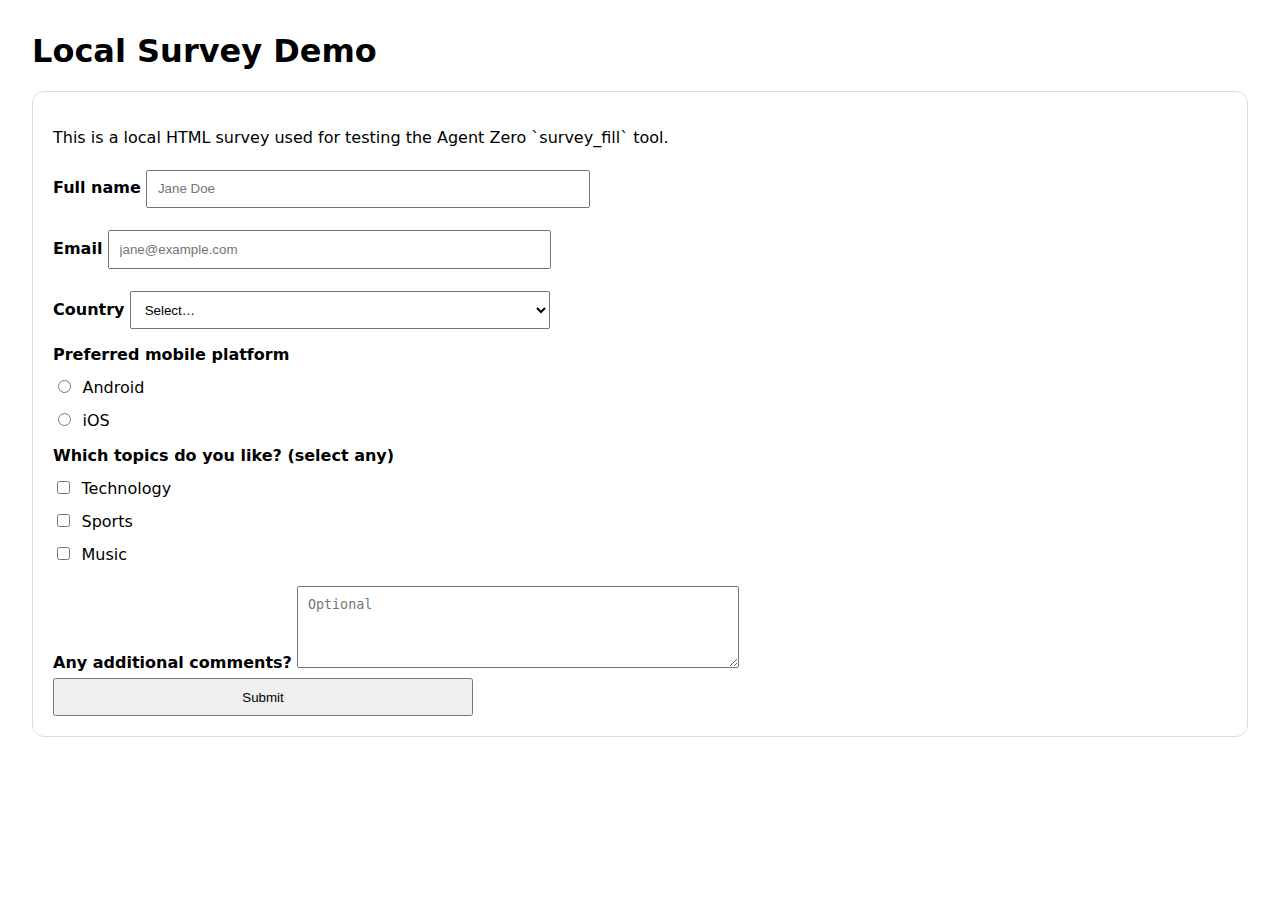
<file: docs/res/survey_demo.html>
<!doctype html>
<html lang="en">
  <head>
    <meta charset="utf-8" />
    <meta name="viewport" content="width=device-width, initial-scale=1" />
    <title>Survey Demo</title>
    <style>
      body { font-family: system-ui, -apple-system, Segoe UI, Roboto, sans-serif; margin: 2rem; }
      label { display:block; margin-top: 1rem; font-weight: 600; }
      input, select, textarea, button { width: 420px; max-width: 100%; padding: .6rem; margin-top:.4rem; }
      .row { margin-top: .6rem; }
      .row input { width: auto; margin-right:.4rem; }
      .card { border: 1px solid #ddd; padding: 1.25rem; border-radius: 12px; }
    </style>
  </head>
  <body>
    <h1>Local Survey Demo</h1>
    <div class="card">
      <p>This is a local HTML survey used for testing the Agent Zero `survey_fill` tool.</p>
      <form id="survey">
        <label>Full name
          <input name="full_name" type="text" placeholder="Jane Doe" />
        </label>

        <label>Email
          <input name="email" type="email" placeholder="jane@example.com" />
        </label>

        <label>Country
          <select name="country">
            <option value="">Select…</option>
            <option>United States</option>
            <option>Germany</option>
            <option>United Kingdom</option>
            <option>Canada</option>
          </select>
        </label>

        <label>Preferred mobile platform</label>
        <div class="row">
          <input type="radio" name="mobile" value="Android" /> Android
        </div>
        <div class="row">
          <input type="radio" name="mobile" value="iOS" /> iOS
        </div>

        <label>Which topics do you like? (select any)</label>
        <div class="row">
          <input type="checkbox" name="topics" value="Technology" /> Technology
        </div>
        <div class="row">
          <input type="checkbox" name="topics" value="Sports" /> Sports
        </div>
        <div class="row">
          <input type="checkbox" name="topics" value="Music" /> Music
        </div>

        <label>Any additional comments?
          <textarea name="comments" rows="4" placeholder="Optional"></textarea>
        </label>

        <button type="submit">Submit</button>
      </form>
    </div>

    <script>
      const form = document.getElementById("survey");
      form.addEventListener("submit", (e) => {
        e.preventDefault();
        document.body.innerHTML = "<h1>Thank you!</h1><p>Your response has been recorded.</p>";
      });
    </script>
  </body>
</html>
</file>
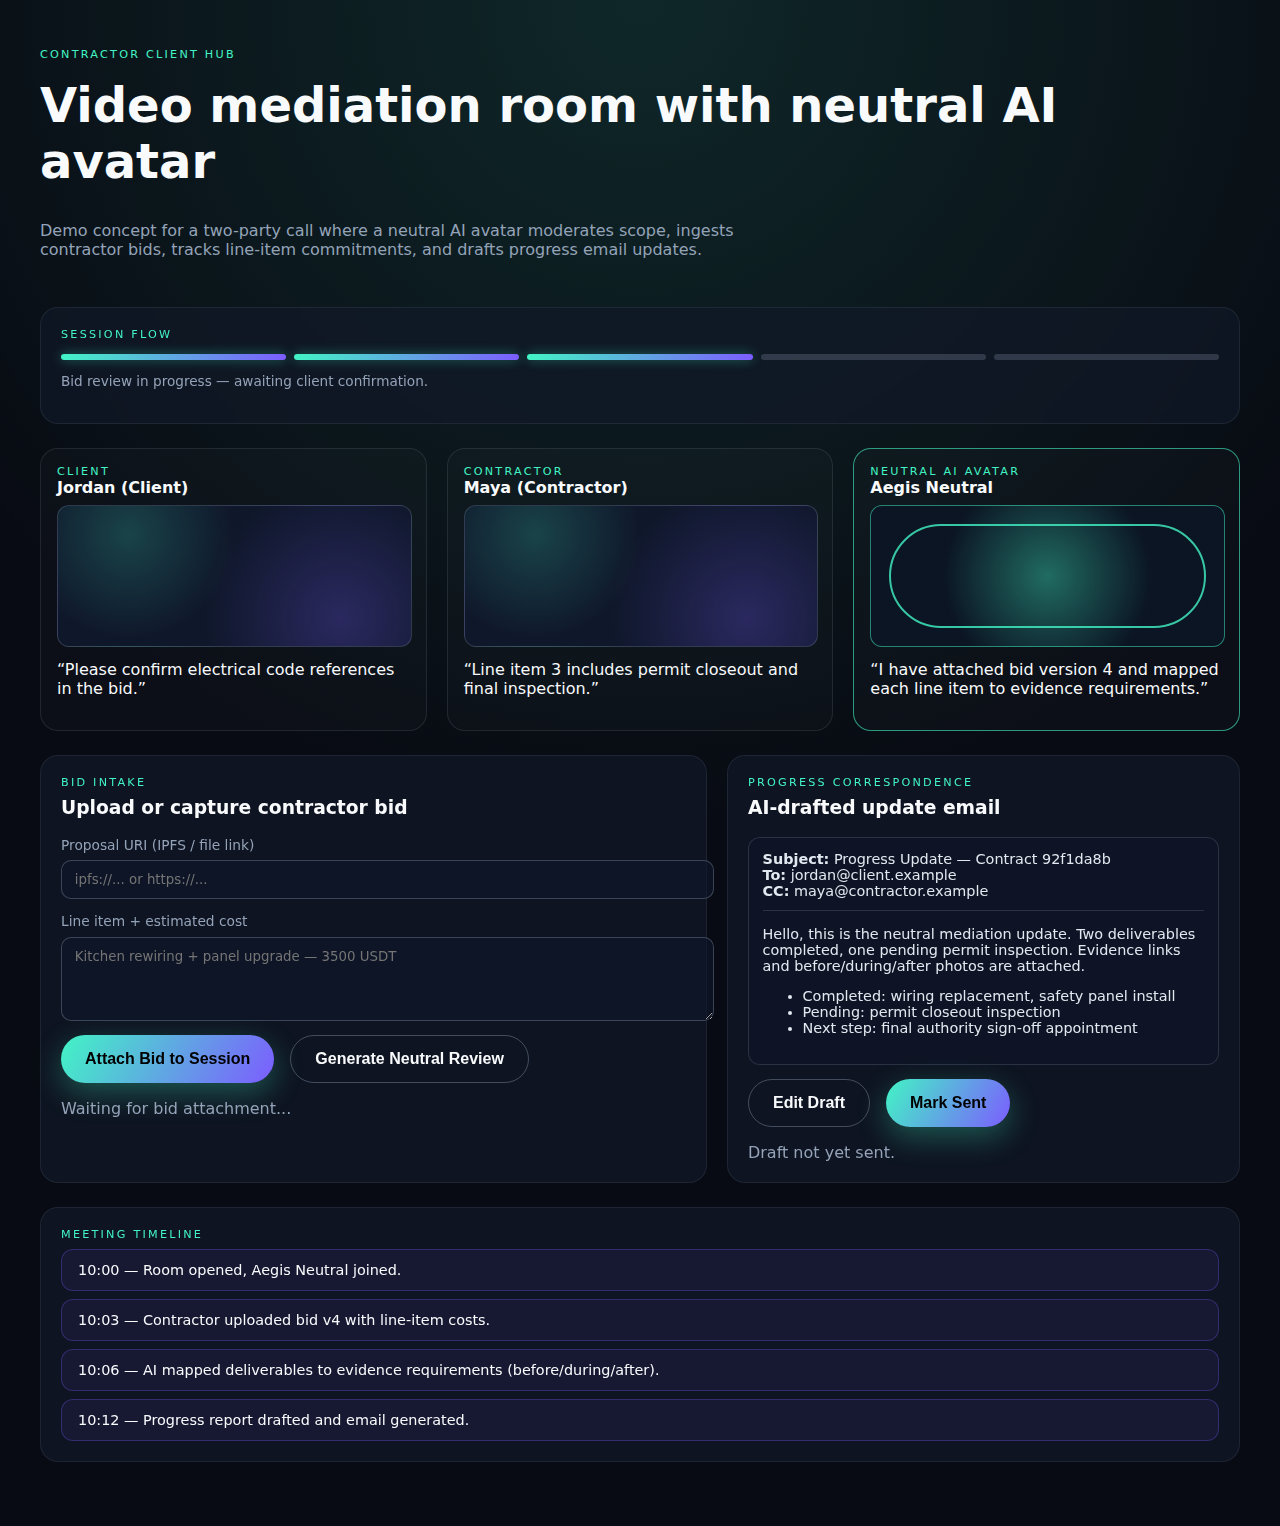
<file: webui/demo/contract_mediation_demo.html>
<!DOCTYPE html>
<html lang="en">
  <head>
    <meta charset="UTF-8" />
    <meta name="viewport" content="width=device-width, initial-scale=1.0" />
    <title>Contract Mediation Room Demo</title>
    <link rel="stylesheet" href="./demo.css" />
  </head>
  <body>
    <main class="page">
      <section class="hero">
        <span class="badge">Contractor Client Hub</span>
        <h1>Video mediation room with neutral AI avatar</h1>
        <p style="color: var(--text-muted); max-width: 780px">
          Demo concept for a two-party call where a neutral AI avatar moderates scope,
          ingests contractor bids, tracks line-item commitments, and drafts progress email updates.
        </p>
      </section>

      <section class="panel status-bar-wrap">
        <div class="badge">Session flow</div>
        <div class="status-bar" style="margin-top: 0.8rem">
          <div class="status-step active"></div>
          <div class="status-step active"></div>
          <div class="status-step active"></div>
          <div class="status-step"></div>
          <div class="status-step"></div>
        </div>
        <p class="kpi-trend">Bid review in progress — awaiting client confirmation.</p>
      </section>

      <section class="meeting-grid">
        <article class="tile video-tile">
          <div class="badge">Client</div>
          <div class="name">Jordan (Client)</div>
          <div class="camera-feed"></div>
          <p style="margin-top: 0.8rem">“Please confirm electrical code references in the bid.”</p>
        </article>
        <article class="tile video-tile">
          <div class="badge">Contractor</div>
          <div class="name">Maya (Contractor)</div>
          <div class="camera-feed"></div>
          <p style="margin-top: 0.8rem">“Line item 3 includes permit closeout and final inspection.”</p>
        </article>
        <article class="tile video-tile ai-neutral">
          <div class="badge">Neutral AI Avatar</div>
          <div class="name">Aegis Neutral</div>
          <div class="avatar-core"></div>
          <p style="margin-top: 0.8rem">
            “I have attached bid version 4 and mapped each line item to evidence requirements.”
          </p>
        </article>
      </section>

      <section class="composer" style="margin-top: 1.5rem">
        <article class="panel">
          <div class="badge">Bid intake</div>
          <h3 style="margin-top: 0.5rem">Upload or capture contractor bid</h3>
          <div class="field-row">
            <label for="bid-uri">Proposal URI (IPFS / file link)</label>
            <input id="bid-uri" placeholder="ipfs://... or https://..." />
          </div>
          <div class="field-row">
            <label for="line-item">Line item + estimated cost</label>
            <textarea
              id="line-item"
              rows="4"
              placeholder="Kitchen rewiring + panel upgrade — 3500 USDT"
            ></textarea>
          </div>
          <div class="cta-row">
            <button class="cta" id="attach-bid-btn">Attach Bid to Session</button>
            <button class="cta secondary">Generate Neutral Review</button>
          </div>
          <div id="bid-toast-anchor" style="margin-top: 1rem; color: var(--text-muted)">
            Waiting for bid attachment...
          </div>
        </article>

        <article class="panel">
          <div class="badge">Progress correspondence</div>
          <h3 style="margin-top: 0.5rem">AI-drafted update email</h3>
          <div class="email-preview">
            <div><strong>Subject:</strong> Progress Update — Contract 92f1da8b</div>
            <div><strong>To:</strong> jordan@client.example</div>
            <div><strong>CC:</strong> maya@contractor.example</div>
            <hr />
            <p>
              Hello, this is the neutral mediation update. Two deliverables completed, one pending
              permit inspection. Evidence links and before/during/after photos are attached.
            </p>
            <ul>
              <li>Completed: wiring replacement, safety panel install</li>
              <li>Pending: permit closeout inspection</li>
              <li>Next step: final authority sign-off appointment</li>
            </ul>
          </div>
          <div class="cta-row">
            <button class="cta secondary">Edit Draft</button>
            <button class="cta" id="send-email-btn">Mark Sent</button>
          </div>
          <div id="email-status" style="margin-top: 1rem; color: var(--text-muted)">
            Draft not yet sent.
          </div>
        </article>
      </section>

      <section class="panel timeline">
        <div class="badge">Meeting timeline</div>
        <div class="timeline-item">10:00 — Room opened, Aegis Neutral joined.</div>
        <div class="timeline-item">10:03 — Contractor uploaded bid v4 with line-item costs.</div>
        <div class="timeline-item">
          10:06 — AI mapped deliverables to evidence requirements (before/during/after).
        </div>
        <div class="timeline-item">10:12 — Progress report drafted and email generated.</div>
      </section>
    </main>

    <script src="./contract_mediation_demo.js"></script>
  </body>
</html>
</file>
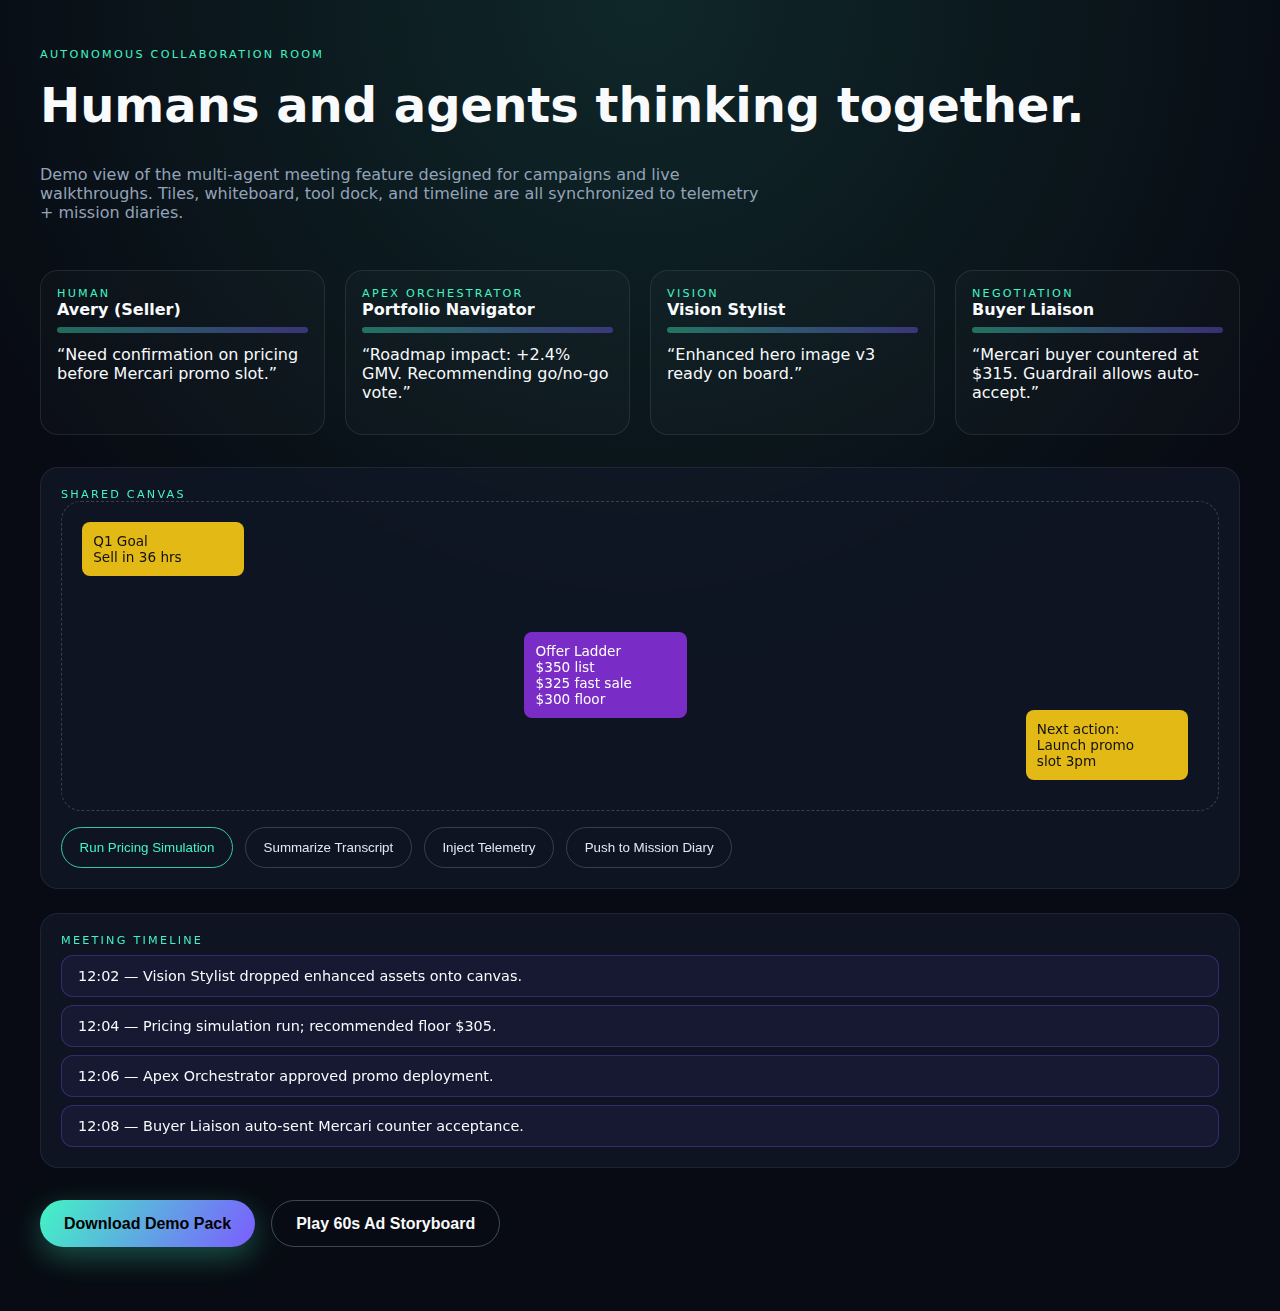
<file: webui/demo/meeting_demo.html>
<!DOCTYPE html>
<html lang="en">
  <head>
    <meta charset="UTF-8" />
    <title>Collaboration Room Demo</title>
    <link rel="stylesheet" href="./demo.css" />
  </head>
  <body>
    <main class="page">
      <div class="hero">
        <span class="badge">Autonomous Collaboration Room</span>
        <h1>Humans and agents thinking together.</h1>
        <p style="color: var(--text-muted); max-width: 720px">
          Demo view of the multi-agent meeting feature designed for campaigns and live
          walkthroughs. Tiles, whiteboard, tool dock, and timeline are all synchronized to
          telemetry + mission diaries.
        </p>
      </div>

      <section class="meeting-grid">
        <div class="tile">
          <div class="badge">Human</div>
          <div class="name">Avery (Seller)</div>
          <div class="waveform"></div>
          <p style="margin-top: 0.75rem">
            “Need confirmation on pricing before Mercari promo slot.”
          </p>
        </div>
        <div class="tile">
          <div class="badge">Apex Orchestrator</div>
          <div class="name">Portfolio Navigator</div>
          <div class="waveform"></div>
          <p style="margin-top: 0.75rem">
            “Roadmap impact: +2.4% GMV. Recommending go/no-go vote.”
          </p>
        </div>
        <div class="tile">
          <div class="badge">Vision</div>
          <div class="name">Vision Stylist</div>
          <div class="waveform"></div>
          <p style="margin-top: 0.75rem">“Enhanced hero image v3 ready on board.”</p>
        </div>
        <div class="tile">
          <div class="badge">Negotiation</div>
          <div class="name">Buyer Liaison</div>
          <div class="waveform"></div>
          <p style="margin-top: 0.75rem">
            “Mercari buyer countered at $315. Guardrail allows auto-accept.”
          </p>
        </div>
      </section>

      <section class="panel" style="margin-top: 2rem">
        <div class="badge">Shared canvas</div>
        <div class="whiteboard">
          <div class="sticky" style="top: 20px; left: 20px">
            Q1 Goal<br />Sell in 36 hrs
          </div>
          <div class="sticky purple" style="top: 130px; left: 40%">
            Offer Ladder<br />$350 list<br />$325 fast sale<br />$300 floor
          </div>
          <div class="sticky" style="bottom: 30px; right: 30px">
            Next action:<br />Launch promo<br />slot 3pm
          </div>
        </div>
        <div class="tool-dock">
          <button class="tool-btn primary">Run Pricing Simulation</button>
          <button class="tool-btn">Summarize Transcript</button>
          <button class="tool-btn">Inject Telemetry</button>
          <button class="tool-btn">Push to Mission Diary</button>
        </div>
      </section>

      <section class="panel timeline">
        <div class="badge">Meeting timeline</div>
        <div class="timeline-item">
          12:02 — Vision Stylist dropped enhanced assets onto canvas.
        </div>
        <div class="timeline-item">
          12:04 — Pricing simulation run; recommended floor $305.
        </div>
        <div class="timeline-item">
          12:06 — Apex Orchestrator approved promo deployment.
        </div>
        <div class="timeline-item">
          12:08 — Buyer Liaison auto-sent Mercari counter acceptance.
        </div>
      </section>

      <div class="cta-row" style="margin-top: 2rem">
        <button class="cta">Download Demo Pack</button>
        <button class="cta secondary">Play 60s Ad Storyboard</button>
      </div>
    </main>
  </body>
</html>
</file>
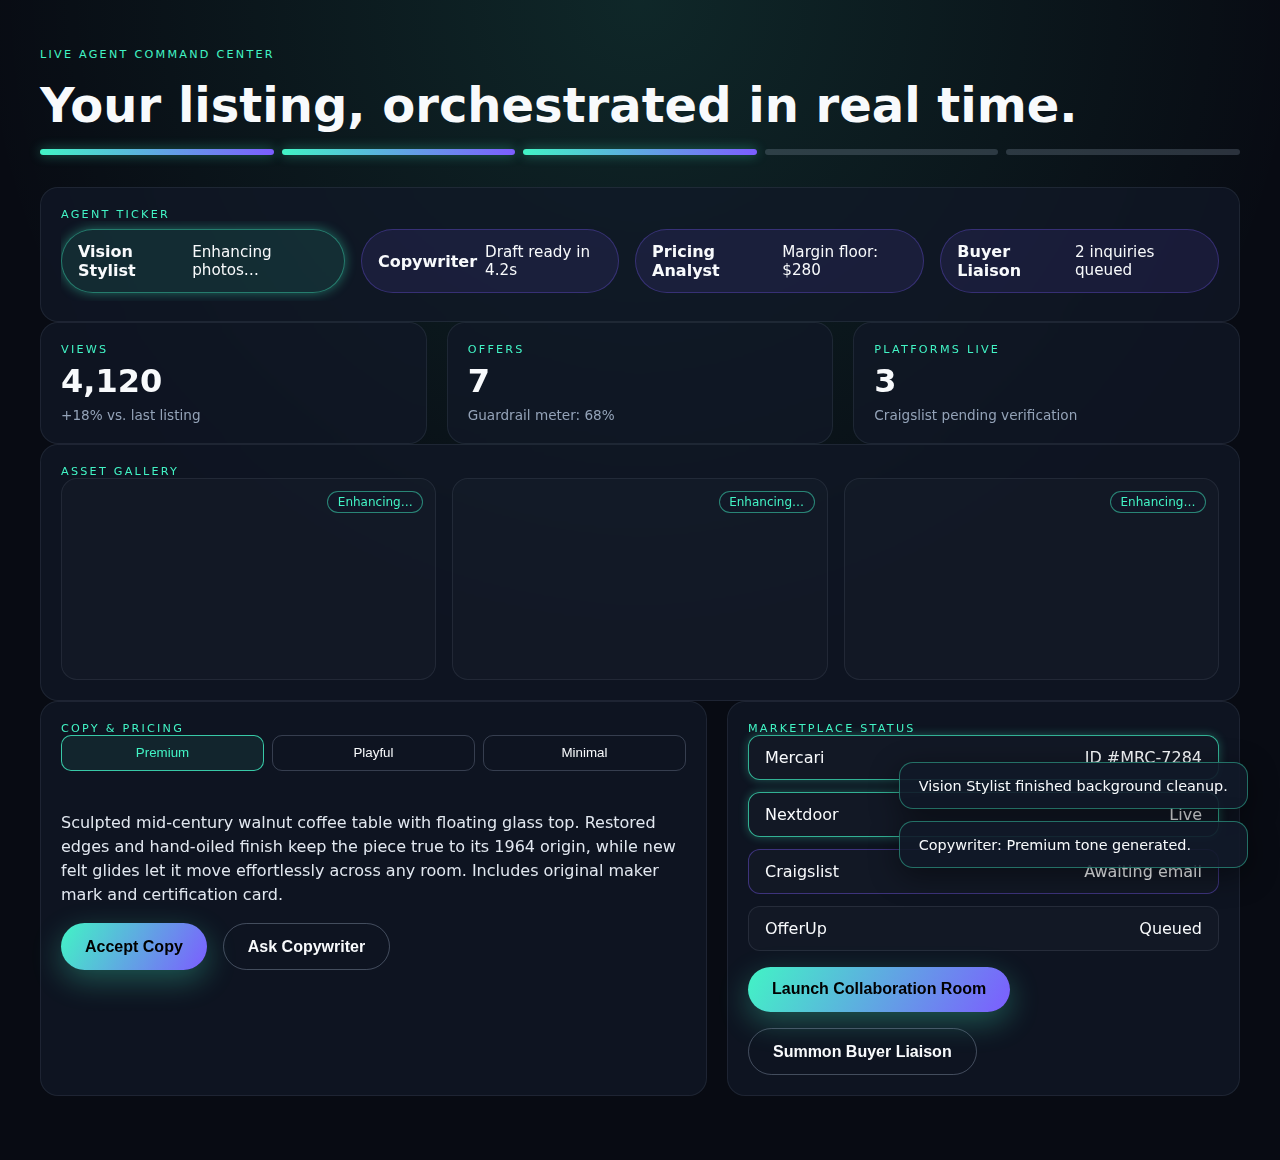
<file: webui/demo/mission_control_demo.html>
<!DOCTYPE html>
<html lang="en">
  <head>
    <meta charset="UTF-8" />
    <title>Mission Control Demo</title>
    <link rel="stylesheet" href="./demo.css" />
  </head>
  <body>
    <main class="page">
      <div class="hero">
        <span class="badge">Live Agent Command Center</span>
        <h1>Your listing, orchestrated in real time.</h1>
        <div class="status-bar">
          <div class="status-step active"></div>
          <div class="status-step active"></div>
          <div class="status-step active"></div>
          <div class="status-step"></div>
          <div class="status-step"></div>
        </div>
      </div>

      <section class="panel">
        <div class="badge">Agent ticker</div>
        <div class="agent-ticker">
          <div class="agent-chip active">
            <strong>Vision Stylist</strong>
            <span>Enhancing photos…</span>
          </div>
          <div class="agent-chip">
            <strong>Copywriter</strong>
            <span>Draft ready in 4.2s</span>
          </div>
          <div class="agent-chip">
            <strong>Pricing Analyst</strong>
            <span>Margin floor: $280</span>
          </div>
          <div class="agent-chip">
            <strong>Buyer Liaison</strong>
            <span>2 inquiries queued</span>
          </div>
        </div>
      </section>

      <section class="grid-3">
        <div class="panel kpi-card">
          <span class="badge">Views</span>
          <span class="kpi-value">4,120</span>
          <span class="kpi-trend">+18% vs. last listing</span>
        </div>
        <div class="panel kpi-card">
          <span class="badge">Offers</span>
          <span class="kpi-value">7</span>
          <span class="kpi-trend">Guardrail meter: 68%</span>
        </div>
        <div class="panel kpi-card">
          <span class="badge">Platforms live</span>
          <span class="kpi-value">3</span>
          <span class="kpi-trend">Craigslist pending verification</span>
        </div>
      </section>

      <section class="panel">
        <div class="badge">Asset gallery</div>
        <div class="asset-preview">
          <div class="asset-card"></div>
          <div class="asset-card"></div>
          <div class="asset-card"></div>
        </div>
      </section>

      <section class="composer">
        <div class="panel">
          <div class="badge">Copy & pricing</div>
          <div class="tone-toggle">
            <button class="tone-btn active">Premium</button>
            <button class="tone-btn">Playful</button>
            <button class="tone-btn">Minimal</button>
          </div>
          <p class="description-text">
            Sculpted mid-century walnut coffee table with floating glass top. Restored
            edges and hand-oiled finish keep the piece true to its 1964 origin, while new
            felt glides let it move effortlessly across any room. Includes original maker
            mark and certification card.
          </p>
          <div class="cta-row">
            <button class="cta">Accept Copy</button>
            <button class="cta secondary">Ask Copywriter</button>
          </div>
        </div>
        <div class="panel">
          <div class="badge">Marketplace status</div>
          <div class="market-grid">
            <div class="market-pill live">
              <span>Mercari</span>
              <span>ID #MRC-7284</span>
            </div>
            <div class="market-pill live">
              <span>Nextdoor</span>
              <span>Live</span>
            </div>
            <div class="market-pill pending">
              <span>Craigslist</span>
              <span>Awaiting email</span>
            </div>
            <div class="market-pill">
              <span>OfferUp</span>
              <span>Queued</span>
            </div>
          </div>
          <div class="cta-row" style="margin-top: 1rem">
            <button class="cta">Launch Collaboration Room</button>
            <button class="cta secondary">Summon Buyer Liaison</button>
          </div>
        </div>
      </section>
    </main>

    <div class="toast-stack">
      <div class="toast">Vision Stylist finished background cleanup.</div>
      <div class="toast">Copywriter: Premium tone generated.</div>
    </div>
  </body>
</html>
</file>
<file: webui/demo/demo.css>
:root {
  font-family: "Space Grotesk", "Inter", system-ui, -apple-system, BlinkMacSystemFont, "Segoe UI", sans-serif;
  color-scheme: dark;
  --bg: #080b13;
  --panel: #111828;
  --panel-dim: rgba(17, 24, 40, 0.7);
  --accent: #42f4c5;
  --accent-secondary: #7c5dff;
  --text-muted: #94a3b8;
  --grid-gap: 1.25rem;
}

body {
  background: radial-gradient(circle at top, rgba(66, 244, 197, 0.12), transparent 50%), var(--bg);
  margin: 0;
  color: #f8fafc;
  min-height: 100vh;
}

.page {
  max-width: 1200px;
  margin: 0 auto;
  padding: 3rem 1.5rem 4rem;
}

.badge {
  text-transform: uppercase;
  letter-spacing: 0.2em;
  font-size: 0.7rem;
  color: var(--accent);
}

.hero {
  display: flex;
  flex-direction: column;
  gap: 1rem;
  margin-bottom: 2rem;
}

.hero h1 {
  font-size: clamp(2rem, 5vw, 3rem);
  margin: 0;
}

.status-bar {
  display: grid;
  grid-template-columns: repeat(5, minmax(0, 1fr));
  gap: 0.5rem;
}

.status-step {
  height: 6px;
  border-radius: 999px;
  background: rgba(148, 163, 184, 0.25);
  position: relative;
}

.status-step.active {
  background: linear-gradient(90deg, var(--accent), var(--accent-secondary));
  box-shadow: 0 0 12px rgba(66, 244, 197, 0.4);
}

.panel {
  background: var(--panel-dim);
  border: 1px solid rgba(148, 163, 184, 0.12);
  border-radius: 18px;
  padding: 1.25rem;
  backdrop-filter: blur(10px);
  position: relative;
}

.grid-3 {
  display: grid;
  gap: var(--grid-gap);
  grid-template-columns: repeat(auto-fit, minmax(240px, 1fr));
}

.agent-ticker {
  display: flex;
  gap: 1rem;
  overflow-x: auto;
  padding: 0.5rem 0;
}

.agent-chip {
  display: inline-flex;
  align-items: center;
  gap: 0.5rem;
  padding: 0.75rem 1rem;
  border-radius: 999px;
  background: rgba(124, 93, 255, 0.1);
  border: 1px solid rgba(124, 93, 255, 0.3);
}

.agent-chip.active {
  background: rgba(66, 244, 197, 0.1);
  border-color: rgba(66, 244, 197, 0.4);
  box-shadow: 0 0 12px rgba(66, 244, 197, 0.4);
}

.agent-chip span {
  font-size: 0.95rem;
}

.kpi-card {
  display: grid;
  gap: 0.4rem;
}

.kpi-value {
  font-size: 2rem;
  font-weight: 600;
}

.kpi-trend {
  color: var(--text-muted);
  font-size: 0.85rem;
}

.asset-preview {
  display: grid;
  grid-template-columns: repeat(auto-fit, minmax(200px, 1fr));
  gap: 1rem;
}

.asset-card {
  position: relative;
  border-radius: 16px;
  overflow: hidden;
  background: rgba(255, 255, 255, 0.02);
  border: 1px solid rgba(148, 163, 184, 0.12);
  min-height: 200px;
}

.asset-card::after {
  content: "Enhancing…";
  position: absolute;
  top: 12px;
  right: 12px;
  font-size: 0.75rem;
  padding: 0.2rem 0.6rem;
  border-radius: 999px;
  background: rgba(17, 24, 40, 0.8);
  border: 1px solid rgba(66, 244, 197, 0.5);
  color: var(--accent);
}

.composer {
  display: grid;
  gap: var(--grid-gap);
  grid-template-columns: 1.3fr 1fr;
}

.description-text {
  font-size: 1rem;
  line-height: 1.5;
  color: #e2e8f0;
  white-space: pre-line;
}

.tone-toggle {
  display: flex;
  gap: 0.5rem;
}

.tone-btn {
  flex: 1;
  padding: 0.6rem;
  border-radius: 10px;
  border: 1px solid rgba(148, 163, 184, 0.3);
  background: transparent;
  color: #f8fafc;
  cursor: pointer;
  font-weight: 500;
}

.tone-btn.active {
  border-color: rgba(66, 244, 197, 0.8);
  color: var(--accent);
  background: rgba(66, 244, 197, 0.08);
}

.market-grid {
  display: grid;
  gap: 0.75rem;
}

.market-pill {
  display: flex;
  justify-content: space-between;
  align-items: center;
  padding: 0.75rem 1rem;
  border-radius: 12px;
  background: rgba(255, 255, 255, 0.02);
  border: 1px solid rgba(148, 163, 184, 0.15);
}

.market-pill.live {
  border-color: rgba(66, 244, 197, 0.7);
  box-shadow: 0 0 10px rgba(66, 244, 197, 0.3);
}

.market-pill.pending {
  border-color: rgba(124, 93, 255, 0.4);
}

.cta-row {
  display: flex;
  gap: 1rem;
  flex-wrap: wrap;
}

.cta {
  padding: 0.85rem 1.5rem;
  border-radius: 999px;
  border: none;
  cursor: pointer;
  font-size: 1rem;
  font-weight: 600;
  background: linear-gradient(120deg, var(--accent), var(--accent-secondary));
  color: #010101;
  box-shadow: 0 10px 30px rgba(66, 244, 197, 0.3);
}

.cta.secondary {
  background: transparent;
  color: #f8fafc;
  border: 1px solid rgba(148, 163, 184, 0.4);
  box-shadow: none;
}

.toast-stack {
  position: fixed;
  bottom: 2rem;
  right: 2rem;
  display: flex;
  flex-direction: column;
  gap: 0.75rem;
}

.toast {
  background: rgba(17, 24, 40, 0.9);
  border: 1px solid rgba(66, 244, 197, 0.4);
  border-radius: 14px;
  padding: 0.9rem 1.2rem;
  font-size: 0.9rem;
  box-shadow: 0 8px 30px rgba(0, 0, 0, 0.45);
}

/* Meeting demo */
.meeting-grid {
  display: grid;
  grid-template-columns: repeat(auto-fit, minmax(220px, 1fr));
  gap: var(--grid-gap);
  margin-top: 1.5rem;
}

.tile {
  padding: 1rem;
  border-radius: 18px;
  background: rgba(255, 255, 255, 0.02);
  border: 1px solid rgba(148, 163, 184, 0.15);
  position: relative;
}

.tile .name {
  font-weight: 600;
  margin-bottom: 0.5rem;
}

.waveform {
  height: 6px;
  border-radius: 999px;
  background: linear-gradient(90deg, rgba(66, 244, 197, 0.4), rgba(124, 93, 255, 0.4));
  animation: pulse 1.6s ease-in-out infinite;
}

@keyframes pulse {
  0% {
    transform: scaleX(0.2);
  }
  50% {
    transform: scaleX(1);
  }
  100% {
    transform: scaleX(0.2);
  }
}

.whiteboard {
  min-height: 260px;
  border-radius: 20px;
  border: 1px dashed rgba(148, 163, 184, 0.3);
  padding: 1.5rem;
  position: relative;
}

.sticky {
  width: 140px;
  padding: 0.7rem;
  border-radius: 8px;
  background: rgba(250, 204, 21, 0.9);
  color: #111;
  position: absolute;
  font-size: 0.85rem;
}

.sticky.purple {
  background: rgba(147, 51, 234, 0.82);
  color: white;
}

.tool-dock {
  display: flex;
  gap: 0.75rem;
  flex-wrap: wrap;
  margin-top: 1rem;
}

.tool-btn {
  padding: 0.75rem 1.1rem;
  border-radius: 999px;
  border: 1px solid rgba(148, 163, 184, 0.3);
  background: transparent;
  color: #e2e8f0;
  cursor: pointer;
}

.tool-btn.primary {
  border-color: rgba(66, 244, 197, 0.8);
  color: var(--accent);
}

.timeline {
  margin-top: 1.5rem;
  display: grid;
  gap: 0.5rem;
}

.timeline-item {
  padding: 0.75rem 1rem;
  border-radius: 12px;
  background: rgba(124, 93, 255, 0.08);
  border: 1px solid rgba(124, 93, 255, 0.3);
  font-size: 0.9rem;
}

/* Contractor-client mediation demo */
.status-bar-wrap {
  margin-bottom: 1.5rem;
}

.video-tile .camera-feed {
  width: 100%;
  height: 140px;
  border-radius: 12px;
  border: 1px solid rgba(148, 163, 184, 0.25);
  background:
    radial-gradient(circle at 20% 20%, rgba(66, 244, 197, 0.2), transparent 35%),
    radial-gradient(circle at 80% 80%, rgba(124, 93, 255, 0.25), transparent 45%),
    #0f172a;
}

.video-tile.ai-neutral {
  border-color: rgba(66, 244, 197, 0.6);
}

.avatar-core {
  width: 100%;
  height: 140px;
  border-radius: 12px;
  border: 1px solid rgba(66, 244, 197, 0.5);
  background:
    radial-gradient(circle at center, rgba(66, 244, 197, 0.4) 0, rgba(66, 244, 197, 0.02) 55%),
    #0a1020;
  position: relative;
}

.avatar-core::after {
  content: "";
  position: absolute;
  inset: 18px;
  border-radius: 999px;
  border: 2px solid rgba(66, 244, 197, 0.8);
  animation: pulse 2s ease-in-out infinite;
}

.field-row {
  display: grid;
  gap: 0.45rem;
  margin-bottom: 0.9rem;
}

.field-row label {
  font-size: 0.86rem;
  color: var(--text-muted);
}

.field-row input,
.field-row textarea {
  width: 100%;
  border-radius: 10px;
  border: 1px solid rgba(148, 163, 184, 0.35);
  background: rgba(15, 23, 42, 0.65);
  color: #f8fafc;
  padding: 0.7rem 0.8rem;
  font-family: inherit;
}

.email-preview {
  border: 1px solid rgba(148, 163, 184, 0.2);
  border-radius: 12px;
  padding: 0.85rem;
  margin-bottom: 0.9rem;
  background: rgba(15, 23, 42, 0.45);
  font-size: 0.9rem;
  color: #e2e8f0;
}

.email-preview hr {
  border: 0;
  border-top: 1px solid rgba(148, 163, 184, 0.2);
  margin: 0.7rem 0;
}
</file>
